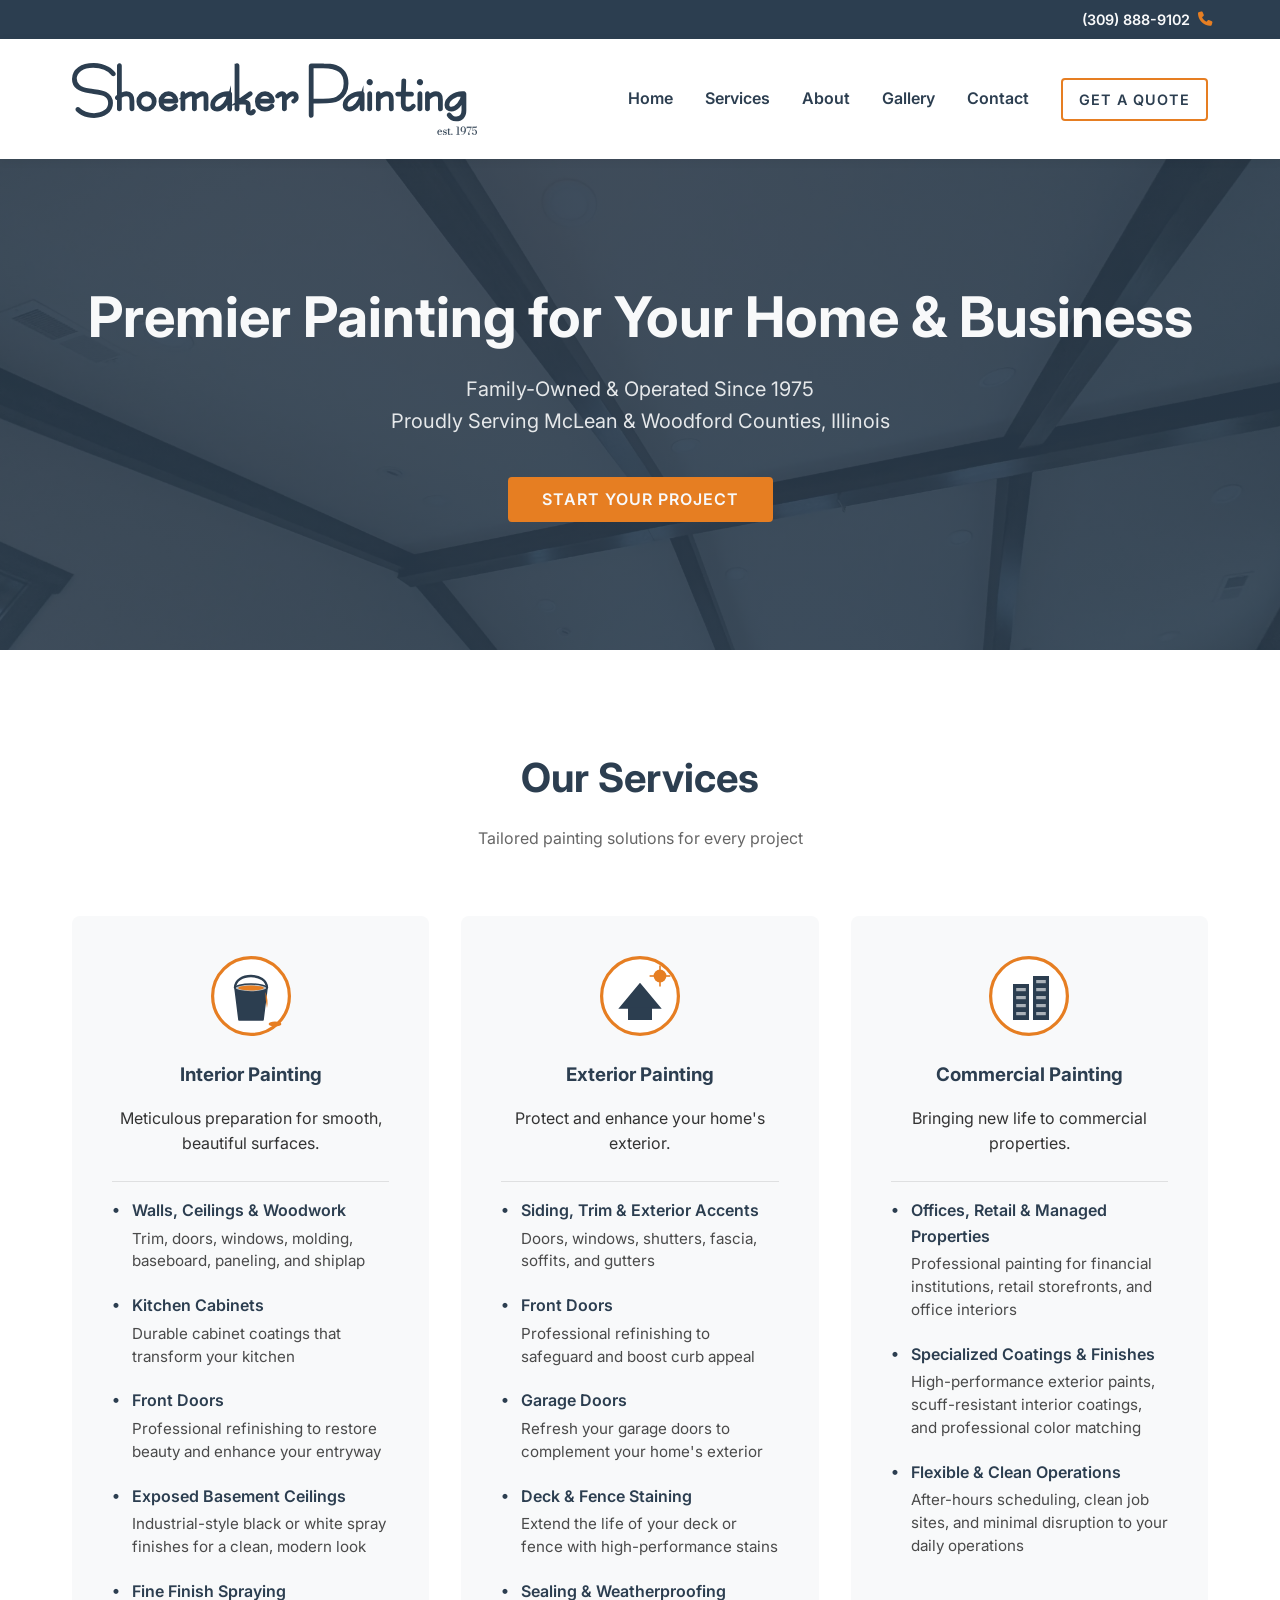
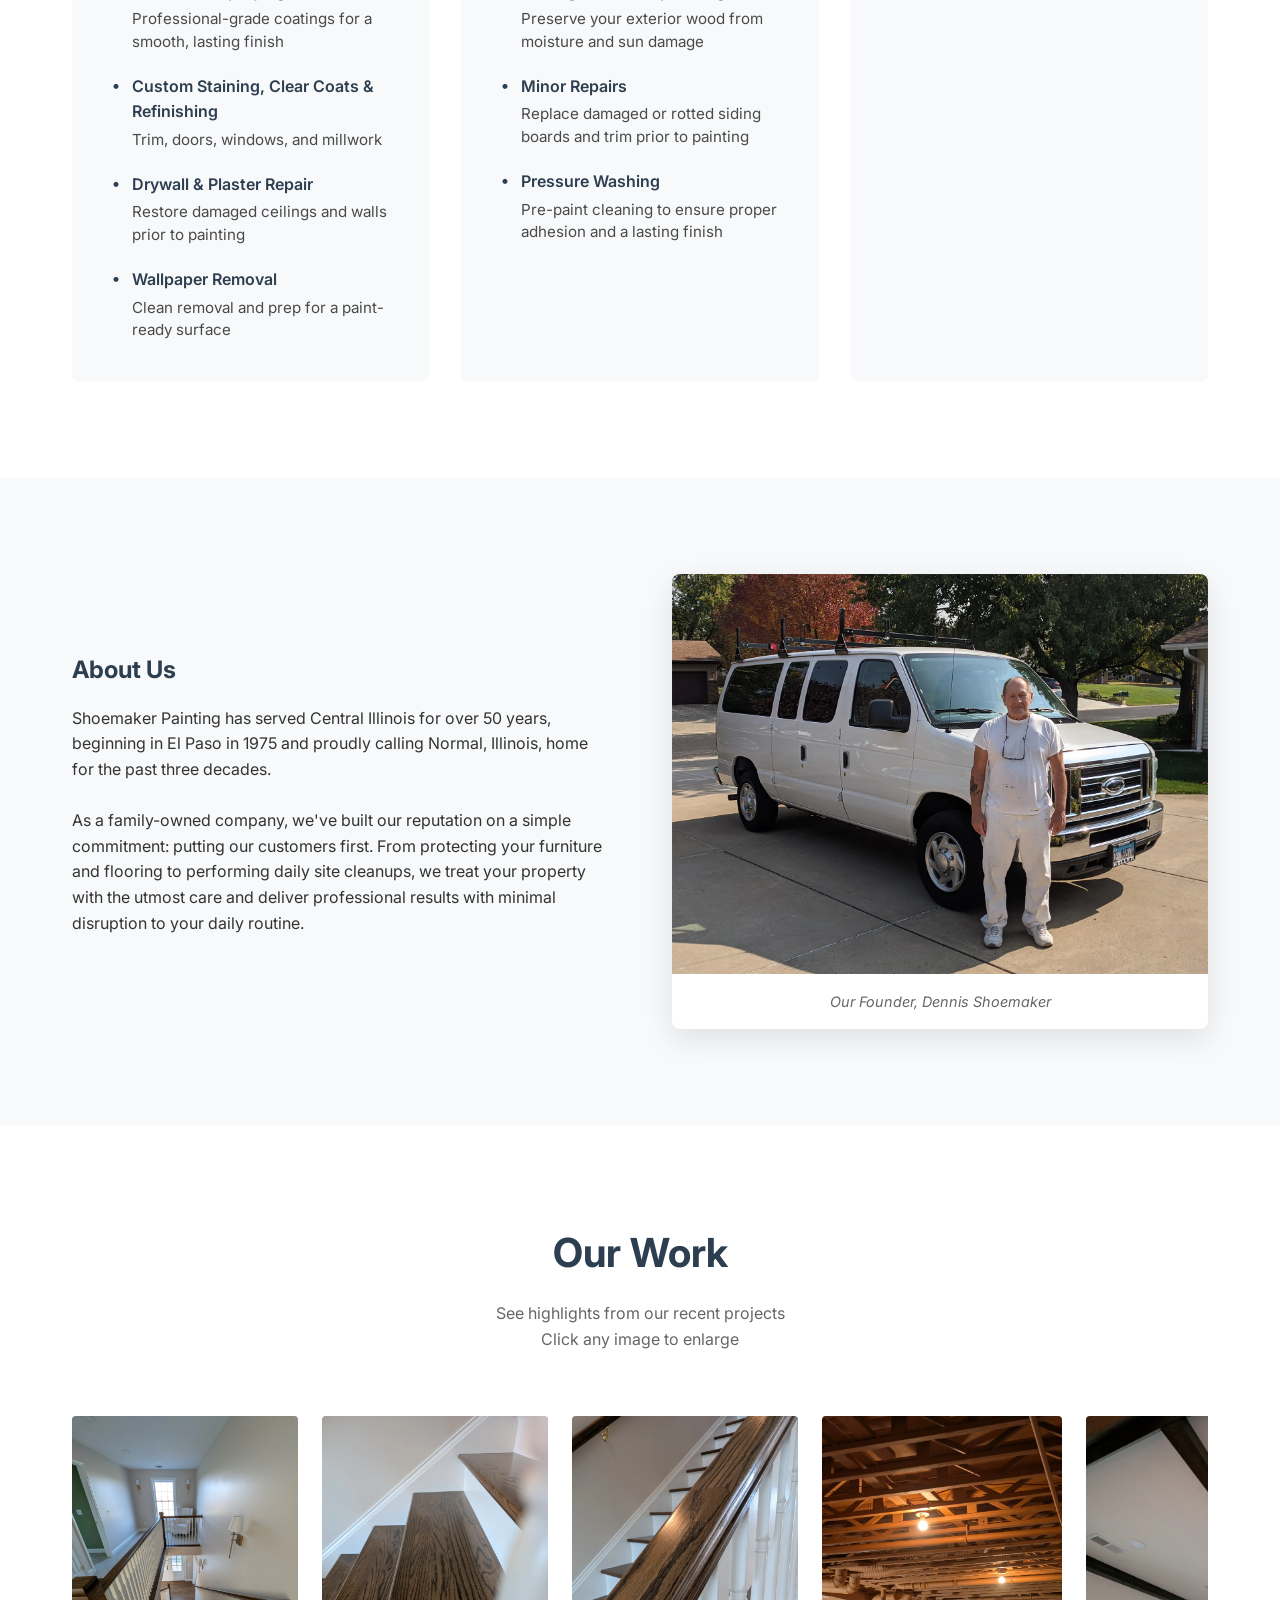
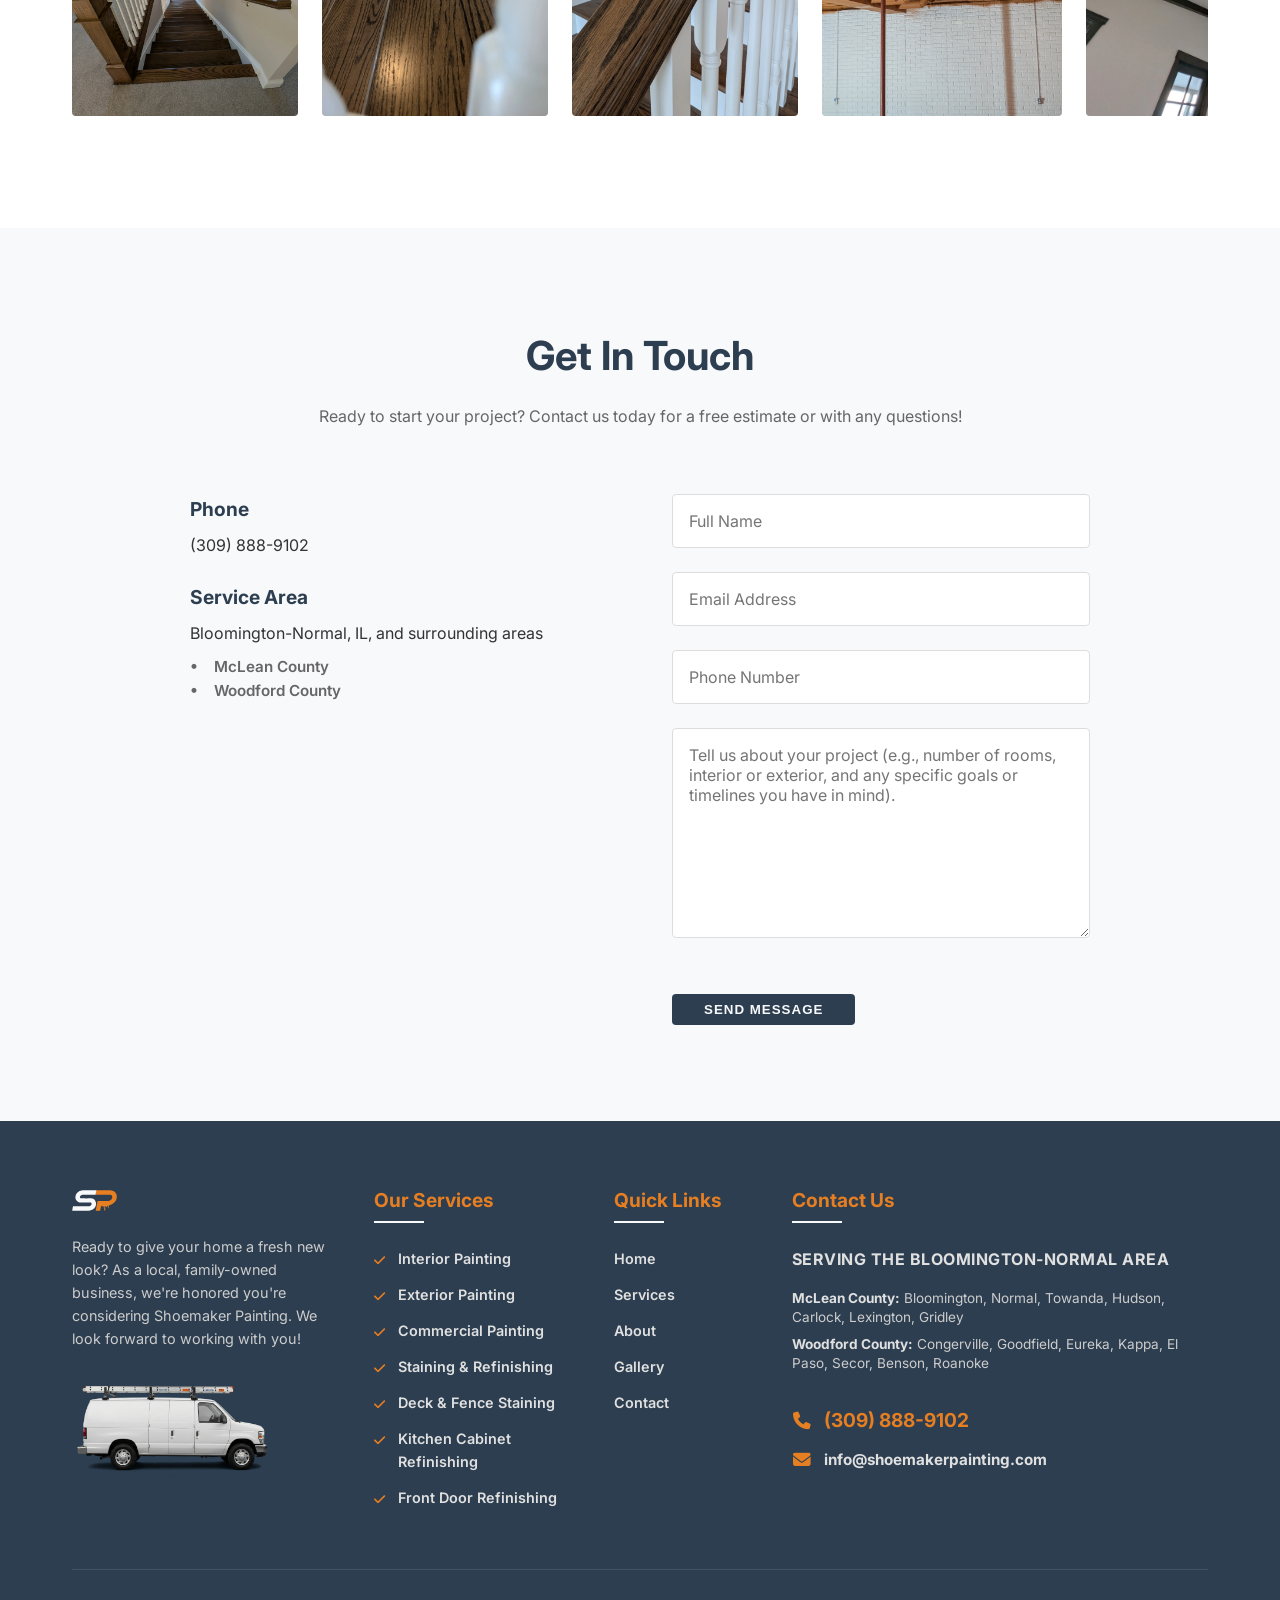
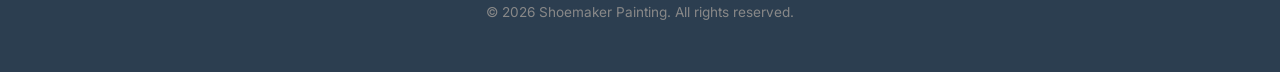
<file: index.html>
<!DOCTYPE html>
<html lang="en">

<head>
    <meta charset="UTF-8">
    <meta name="viewport" content="width=device-width, initial-scale=1.0">
    <meta name="theme-color" content="#2C3E50">

    <title>Shoemaker Painting | Professional Painting Services</title>
    <link rel="canonical" href="https://shoemakerpainting.com/">
    <meta name="description"
        content="Professional residential and commercial painting in Bloomington-Normal, Illinois. Family-owned and operated since 1975. Contact us today for a free estimate!">

    <meta property="og:site_name" content="Shoemaker Painting">
    <meta property="og:title" content="Shoemaker Painting | Professional Painting Services">
    <meta property="og:description"
        content="Professional residential and commercial painting in Bloomington-Normal, Illinois. Family-owned and operated since 1975. Contact us today for a free estimate!">
    <meta property="og:url" content="https://shoemakerpainting.com/">
    <meta property="og:type" content="website">
    <meta property="og:image" content="https://shoemakerpainting.com/images/shoemaker-painting-staining-normal-il.jpg">
    <meta property="og:image:alt"
        content="Stained oak staircase handrail with white spindles by Shoemaker Painting in Normal, IL">
    <meta property="og:image:width" content="1200">
    <meta property="og:image:height" content="1200">

    <meta name="twitter:card" content="summary_large_image">
    <meta name="twitter:title" content="Shoemaker Painting | Professional Painting Services">
    <meta name="twitter:description"
        content="Professional residential and commercial painting in Bloomington-Normal, Illinois. Family-owned and operated since 1975. Contact us today for a free estimate!">
    <meta name="twitter:image" content="https://shoemakerpainting.com/images/shoemaker-painting-staining-normal-il.jpg">



    <link rel="icon" type="image/svg+xml" href="images/favicon.svg">
    <link rel="apple-touch-icon" href="images/favicon-180.png">
    <link rel="icon" type="image/png" href="images/favicon-32.png" sizes="32x32">

    <link rel="preconnect" href="https://fonts.googleapis.com">
    <link rel="preconnect" href="https://fonts.gstatic.com" crossorigin>
    <link rel="preload" as="image" href="images/bg.webp">
    <link href="https://fonts.googleapis.com/css2?family=Inter:wght@400;600;700&display=swap" rel="stylesheet">
    <link rel="stylesheet" href="https://cdnjs.cloudflare.com/ajax/libs/font-awesome/6.4.0/css/all.min.css">
    <link rel="stylesheet" href="style.css">

    <script src="script.js" defer></script>

    <script type="application/ld+json">
    {
        "@context": "https://schema.org",
        "@graph": [
            {
                "@type": "WebSite",
                "@id": "https://shoemakerpainting.com/#website",
                "url": "https://shoemakerpainting.com/",
                "name": "Shoemaker Painting",
                "alternateName": "Dennis Shoemaker Painting",
                "publisher": { "@id": "https://shoemakerpainting.com/#organization" }
            },
            {
                "@type": ["HomeAndConstructionBusiness", "Painter"],
                "@id": "https://shoemakerpainting.com/#organization",
                "name": "Shoemaker Painting",
                "url": "https://shoemakerpainting.com/",
				"hasMap": "https://www.google.com/maps?cid=9265658839679593526",
                "sameAs": [
                    "https://www.google.com/maps?cid=9265658839679593526"
                ],
                "telephone": "+13098889102",
                "priceRange": "$$",
                "foundingDate": "1975",
                "logo": "https://shoemakerpainting.com/images/icon.svg",
                "image": "https://shoemakerpainting.com/images/shoemaker-painting-staining-normal-il.jpg",
                "description": "Professional residential and commercial painting in Bloomington-Normal, Illinois. Family-owned and operated since 1975. Contact us today for a free estimate!",
                "address": {
                    "@type": "PostalAddress",
                    "addressLocality": "Normal",
                    "addressRegion": "IL",
                    "addressCountry": "US"
                },
                "areaServed": [
                    { "@type": "City", "name": "Bloomington, IL", "@id": "https://www.wikidata.org/wiki/Q285329" },
                    { "@type": "City", "name": "Normal, IL", "@id": "https://www.wikidata.org/wiki/Q1000216" },
                    { "@type": "City", "name": "Eureka, IL", "@id": "https://www.wikidata.org/wiki/Q574465" },
                    { "@type": "City", "name": "El Paso, IL", "@id": "https://www.wikidata.org/wiki/Q575510" },
                    { "@type": "AdministrativeArea", "name": "McLean County, IL", "@id": "https://www.wikidata.org/wiki/Q110255" },
                    { "@type": "AdministrativeArea", "name": "Woodford County, IL", "@id": "https://www.wikidata.org/wiki/Q115617" }
                ],
                "openingHoursSpecification": [
                    {
                        "@type": "OpeningHoursSpecification",
                        "dayOfWeek": ["Monday", "Tuesday", "Wednesday", "Thursday", "Friday"],
                        "opens": "08:00",
                        "closes": "16:00"
                    }
                ],
                "hasOfferCatalog": {
                    "@type": "OfferCatalog",
                    "name": "Painting Services",
                    "itemListElement": [
                        {
                            "@type": "Service",
                            "name": "Interior Painting",
                            "description": "Meticulous preparation for smooth, beautiful surfaces."
                        },
                        {
                            "@type": "Service",
                            "name": "Exterior Painting",
                            "description": "Protect and enhance your home's exterior."
                        },
                        {
                            "@type": "Service",
                            "name": "Commercial Painting",
                            "description": "Professional painting services for commercial properties throughout Central Illinois."
                        },
                        {
                            "@type": "Service",
                            "name": "Custom Staining, Clear Coats & Refinishing",
                            "description": "Expert staining services for trim and millwork."
                        },
                        {
                            "@type": "Service",
                            "name": "Deck & Fence Staining",
                            "description": "Extend the life of your deck or fence with high-performance stains."
                        },
                        {
                            "@type": "Service",
                            "name": "Kitchen Cabinet Painting",
                            "description": "Durable cabinet coatings that transform your kitchen."
                        },
                        {
                            "@type": "Service",
                            "name": "Front Door Painting & Refinishing",
                            "description": "Premium coatings to safeguard and boost curb appeal."
                        }
                    ]
                }
            }
        ]
    }
    </script>
</head>

<body>
    <div class="top-bar">
        <div class="container">
            <div class="top-bar-content">
                <a href="tel:+13098889102" class="top-bar-phone">
                    (309) 888-9102 <i class="fas fa-phone"></i></a>
            </div>
        </div>
    </div>
    <header>
        <div class="container">
            <nav>
                <a href="#home" class="logo-link">
                    <img src="images/logo.svg"
                        alt="Shoemaker Painting - Professional Painting Services in Central Illinois" class="logo-img"
                        width="327" height="58">
                </a>

                <div class="mobile-actions">
                    <a href="#contact" class="btn btn-outline btn-mobile-message">GET A QUOTE</a>
                    <div class="menu-toggle" id="mobile-menu" role="button" aria-label="Toggle navigation menu"
                        aria-expanded="false" tabindex="0">
                        <span>&#9776;</span>
                    </div>
                </div>

                <ul class="nav-links">
                    <li><a href="#home">Home</a></li>
                    <li><a href="#services">Services</a></li>
                    <li><a href="#about">About</a></li>
                    <li><a href="#gallery">Gallery</a></li>
                    <li><a href="#contact">Contact</a></li>
                    <li class="desktop-message-btn">
                        <a href="#contact" class="btn btn-outline">GET A QUOTE</a>
                    </li>
                </ul>
            </nav>
        </div>
    </header>

    <!-- Persistent Call Button -->
    <a href="tel:+13098889102" class="floating-call-btn" aria-label="Call Now">
        <i class="fas fa-phone"></i>
    </a>

    <section id="home" class="hero">
        <div class="container">
            <h1>Premier Painting for Your Home &amp; Business</h1>
            <p>Family-Owned &amp; Operated Since 1975<br>
                Proudly Serving McLean &amp; Woodford Counties, Illinois</p>
            <a href="#contact" class="btn btn-primary">Start Your Project</a>
        </div>
    </section>

    <section id="services" class="services">
        <div class="container">
            <div class="section-header">
                <h2>Our Services</h2>
                <p>Tailored painting solutions for every project</p>
            </div>
            <div class="services-grid">
                <div class="service-card" id="interior">
                    <div class="service-icon">
                        <img src="images/services/interior.svg" alt="Interior Painting Icon" width="100" height="100"
                            loading="lazy">
                    </div>
                    <h3>Interior Painting</h3>
                    <p>Meticulous preparation for smooth, beautiful surfaces.</p>
                    <div class="service-list-container">
                        <dl class="service-list">
                            <dt>Walls, Ceilings &amp; Woodwork</dt>
                            <dd>Trim, doors, windows, molding, baseboard, paneling, and shiplap</dd>
                            <dt id="cabinets">Kitchen Cabinets</dt>
                            <dd>Durable cabinet coatings that transform your kitchen</dd>
                            <dt id="front-doors">Front Doors</dt>
                            <dd>Professional refinishing to restore beauty and enhance your entryway</dd>
                            <dt>Exposed Basement Ceilings</dt>
                            <dd>Industrial-style black or white spray finishes for a clean, modern look</dd>
                            <dt>Fine Finish Spraying</dt>
                            <dd>Professional-grade coatings for a smooth, lasting finish</dd>
                            <dt id="staining">Custom Staining, Clear Coats &amp; Refinishing</dt>
                            <dd>Trim, doors, windows, and millwork</dd>
                            <dt>Drywall &amp; Plaster Repair</dt>
                            <dd>Restore damaged ceilings and walls prior to painting</dd>
                            <dt>Wallpaper Removal</dt>
                            <dd>Clean removal and prep for a paint-ready surface</dd>
                        </dl>
                    </div>
                </div>
                <div class="service-card" id="exterior">
                    <div class="service-icon">
                        <img src="images/services/exterior.svg" alt="Exterior Painting Icon" width="100" height="100"
                            loading="lazy">
                    </div>
                    <h3>Exterior Painting</h3>
                    <p>Protect and enhance your home's exterior.
                    </p>
                    <div class="service-list-container">
                        <dl class="service-list">
                            <dt>Siding, Trim &amp; Exterior Accents</dt>
                            <dd>Doors, windows, shutters, fascia, soffits, and gutters</dd>
                            <dt>Front Doors</dt>
                            <dd>Professional refinishing to safeguard and boost curb appeal</dd>
                            <dt>Garage Doors</dt>
                            <dd>Refresh your garage doors to complement your home's exterior</dd>
                            <dt id="deck-fence">Deck &amp; Fence Staining</dt>
                            <dd>Extend the life of your deck or fence with high-performance stains</dd>
                            <dt>Sealing &amp; Weatherproofing</dt>
                            <dd>Preserve your exterior wood from moisture and sun damage</dd>
                            <dt>Minor Repairs</dt>
                            <dd>Replace damaged or rotted siding boards and trim prior to painting</dd>
                            <dt>Pressure Washing</dt>
                            <dd>Pre-paint cleaning to ensure proper adhesion and a lasting finish</dd>
                        </dl>
                    </div>
                </div>
                <div class="service-card" id="commercial">
                    <div class="service-icon">
                        <img src="images/services/commercial.svg" alt="Commercial Painting Icon" width="100"
                            height="100" loading="lazy">
                    </div>
                    <h3>Commercial Painting</h3>
                    <p>Bringing new life to commercial properties.</p>
                    <div class="service-list-container">
                        <dl class="service-list">
                            <dt>Offices, Retail &amp; Managed Properties</dt>
                            <dd>Professional painting for financial institutions, retail storefronts, and office
                                interiors</dd>
                            <dt>Specialized Coatings &amp; Finishes</dt>
                            <dd>High-performance exterior paints, scuff-resistant interior coatings, and professional
                                color matching</dd>
                            <dt>Flexible &amp; Clean Operations</dt>
                            <dd>After-hours scheduling, clean job sites, and minimal disruption to your daily operations
                            </dd>
                        </dl>
                    </div>
                </div>
            </div>
        </div>
    </section>

    <section id="about" class="about">
        <div class="container">
            <div class="about-content">
                <div class="about-text">
                    <h2>About Us</h2>
                    <p>Shoemaker Painting has served Central Illinois for over 50 years, beginning in El Paso in 1975
                        and proudly calling Normal, Illinois, home for the past three decades.
                        <br><br>
                        As a family-owned company, we've built our reputation on a simple commitment: putting our
                        customers first. From protecting your furniture and flooring to performing daily site cleanups,
                        we treat your property with the utmost care and deliver professional results with minimal
                        disruption to your daily routine.
                    </p>
                </div>

                <div class="about-image">
                    <img src="images/about.webp" alt="About Shoemaker Painting" title="Dennis Shoemaker" width="1600"
                        height="1193" loading="lazy">
                    <p class="about-image-caption">Our Founder, Dennis Shoemaker</p>
                </div>
            </div>
        </div>
    </section>

    <section id="gallery" class="gallery">
        <div class="container">
            <div class="section-header">
                <h2>Our Work</h2>
                <p>See highlights from our recent projects
                    <br>Click any image to enlarge
                </p>
            </div>
            <div class="gallery-wrapper">
                <div class="scroll-area left"></div>
                <div class="gallery-grid">
                    <div class="gallery-item"><img src="images/gallery/gallery_01.webp" alt="Gallery Image 1"
                            loading="lazy"></div>
                    <div class="gallery-item"><img src="images/gallery/gallery_02.webp" alt="Gallery Image 2"
                            loading="lazy"></div>
                    <div class="gallery-item"><img src="images/gallery/gallery_03.webp" alt="Gallery Image 3"
                            loading="lazy"></div>
                    <div class="gallery-item"><img src="images/gallery/gallery_04.webp" alt="Gallery Image 4"
                            loading="lazy"></div>
                    <div class="gallery-item"><img src="images/gallery/gallery_05.webp" alt="Gallery Image 5"
                            loading="lazy"></div>
                    <div class="gallery-item"><img src="images/gallery/gallery_06.webp" alt="Gallery Image 6"
                            loading="lazy"></div>
                    <div class="gallery-item"><img src="images/gallery/gallery_07.webp" alt="Gallery Image 7"
                            loading="lazy"></div>
                    <div class="gallery-item"><img src="images/gallery/gallery_08.webp" alt="Gallery Image 8"
                            loading="lazy"></div>
                    <div class="gallery-item"><img src="images/gallery/gallery_09.webp" alt="Gallery Image 9"
                            loading="lazy"></div>
                    <div class="gallery-item"><img src="images/gallery/gallery_010.webp" alt="Gallery Image 10"
                            loading="lazy"></div>
                    <div class="gallery-item"><img src="images/gallery/gallery_011.webp" alt="Gallery Image 11"
                            loading="lazy"></div>
                    <div class="gallery-item"><img src="images/gallery/gallery_012.webp" alt="Gallery Image 12"
                            loading="lazy"></div>
                </div>
                <div class="scroll-area right"></div>
            </div>
        </div>
    </section>

    <section id="contact" class="contact">
        <div class="container">
            <div class="section-header">
                <h2>Get In Touch</h2>
                <p>Ready to start your project? Contact us today for a free estimate or with any questions!</p>
            </div>
            <div class="contact-container">
                <div class="contact-info">
                    <div>
                        <h3>Phone</h3>
                        <p><a href="tel:+13098889102">(309) 888-9102</a></p>
                    </div>
                    <div>
                        <h3>Service Area</h3>
                        <p>Bloomington-Normal, IL, and surrounding areas</p>
                        <ul class="location-areas-dark">
                            <li>McLean County</li>
                            <li>Woodford County</li>
                        </ul>

                    </div>
                </div>
                <form class="contact-form" action="https://api.web3forms.com/submit" method="POST" id="form">
                    <input type="hidden" name="access_key" value="b9a448a4-fd8c-4ebf-8d6e-56b4ec3b4410">
                    <input type="hidden" name="subject" value="New Message from shoemakerpainting.com" />
                    <div class="form-group">
                        <input type="text" name="name" id="name" placeholder="Full Name" required>
                    </div>
                    <div class="form-group">
                        <input type="email" name="email" id="email" placeholder="Email Address" required>
                    </div>
                    <div class="form-group">
                        <input type="tel" name="phone" id="phone" placeholder="Phone Number" required>
                    </div>
                    <div class="form-group">
                        <textarea name="message" id="message"
                            placeholder="Tell us about your project (e.g., number of rooms, interior or exterior, and any specific goals or timelines you have in mind)."
                            maxlength="2000" required></textarea>
                    </div>
                    <div class="h-captcha" data-captcha="true"></div>
                    <button type="submit" class="btn btn-submit">Send Message</button>
                    <span id="form-success-message">Message sent!</span>
                    <span id="form-error-message"></span>
                </form>
            </div>
        </div>
    </section>

    <footer>
        <div class="container">
            <div class="footer-content">
                <!-- Brand Section -->
                <div class="footer-section brand">
                    <div class="footer-brand-header">
                        <img src="images/icon.svg" alt="Shoemaker Painting Logo"
                            title="Shoemaker Painting | Bloomington-Normal, IL" class="footer-logo" width="600"
                            height="288">
                    </div>
                    <p>Ready to give your home a fresh new look? As a local, family-owned business, we're honored you're
                        considering Shoemaker Painting. We look forward to working with you!</p>
                    <img src="images/van.webp"
                        alt="Shoemaker Painting professional work van with ladder rack in Normal, IL"
                        title="Serving McLean & Woodford Counties since 1975" class="footer-van-img" width="1408"
                        height="768" loading="lazy">
                </div>

                <!-- Services -->
                <div class="footer-section services-footer">
                    <h3>Our Services</h3>
                    <ul>
                        <li><a href="#interior">Interior Painting</a></li>
                        <li><a href="#exterior">Exterior Painting</a></li>
                        <li><a href="#commercial">Commercial Painting</a></li>
                        <li><a href="#staining">Staining &amp; Refinishing</a></li>
                        <li><a href="#deck-fence">Deck &amp; Fence Staining</a></li>
                        <li><a href="#cabinets">Kitchen Cabinet Refinishing</a></li>
                        <li><a href="#front-doors">Front Door Refinishing</a></li>
                    </ul>
                </div>

                <!-- Quick Links -->
                <div class="footer-section links">
                    <h3>Quick Links</h3>
                    <ul>
                        <li><a href="#home">Home</a></li>
                        <li><a href="#services">Services</a></li>
                        <li><a href="#about">About</a></li>
                        <li><a href="#gallery">Gallery</a></li>
                        <li><a href="#contact">Contact</a></li>
                    </ul>
                </div>

                <!-- Contact Info -->
                <div class="footer-section contact-info-footer">
                    <h3>Contact Us</h3>
                    <div class="footer-serving-area">
                        <h4 class="serving-title">SERVING THE BLOOMINGTON-NORMAL AREA</h4>
                        <div class="county-list">
                            <p><strong>McLean County:</strong> Bloomington, Normal, Towanda, Hudson, Carlock, Lexington,
                                Gridley</p>
                            <p><strong>Woodford County:</strong> Congerville, Goodfield, Eureka, Kappa, El Paso, Secor,
                                Benson, Roanoke</p>
                        </div>
                    </div>
                    <div class="footer-contact-methods">
                        <p class="contact-method">
                            <i class="fas fa-phone"></i><strong><a href="tel:+13098889102" class="phone-link">(309)
                                    888-9102</a></strong>
                        </p>
                        <p class="contact-method">
                            <i class="fas fa-envelope"></i><strong><a
                                    href="mailto:info@shoemakerpainting.com">info@shoemakerpainting.com</a></strong>
                        </p>
                    </div>
                </div>

                <!-- Social Media
                <div class="footer-section social">
                    <h3>Follow Us</h3>
                    <div class="social-icons">
                        <a href="#" aria-label="Instagram"><i class="fab fa-instagram"></i></a>
                    </div>
                </div>-->
            </div>

            <div class="footer-bottom">
                <p>&copy; <span id="copyright-year"></span> Shoemaker Painting. All rights reserved.</p>
            </div>
        </div>
    </footer>

    <!-- Lightbox Modal -->
    <div id="lightbox" class="lightbox">
        <span class="close-lightbox">&times;</span>
        <button class="lightbox-prev" id="lightbox-prev">&#10094;</button>
        <button class="lightbox-next" id="lightbox-next">&#10095;</button>
        <img class="lightbox-content" id="lightbox-img" alt="">
    </div>
    <script src="https://web3forms.com/client/script.js" async defer></script>
</body>

</html>
</file>
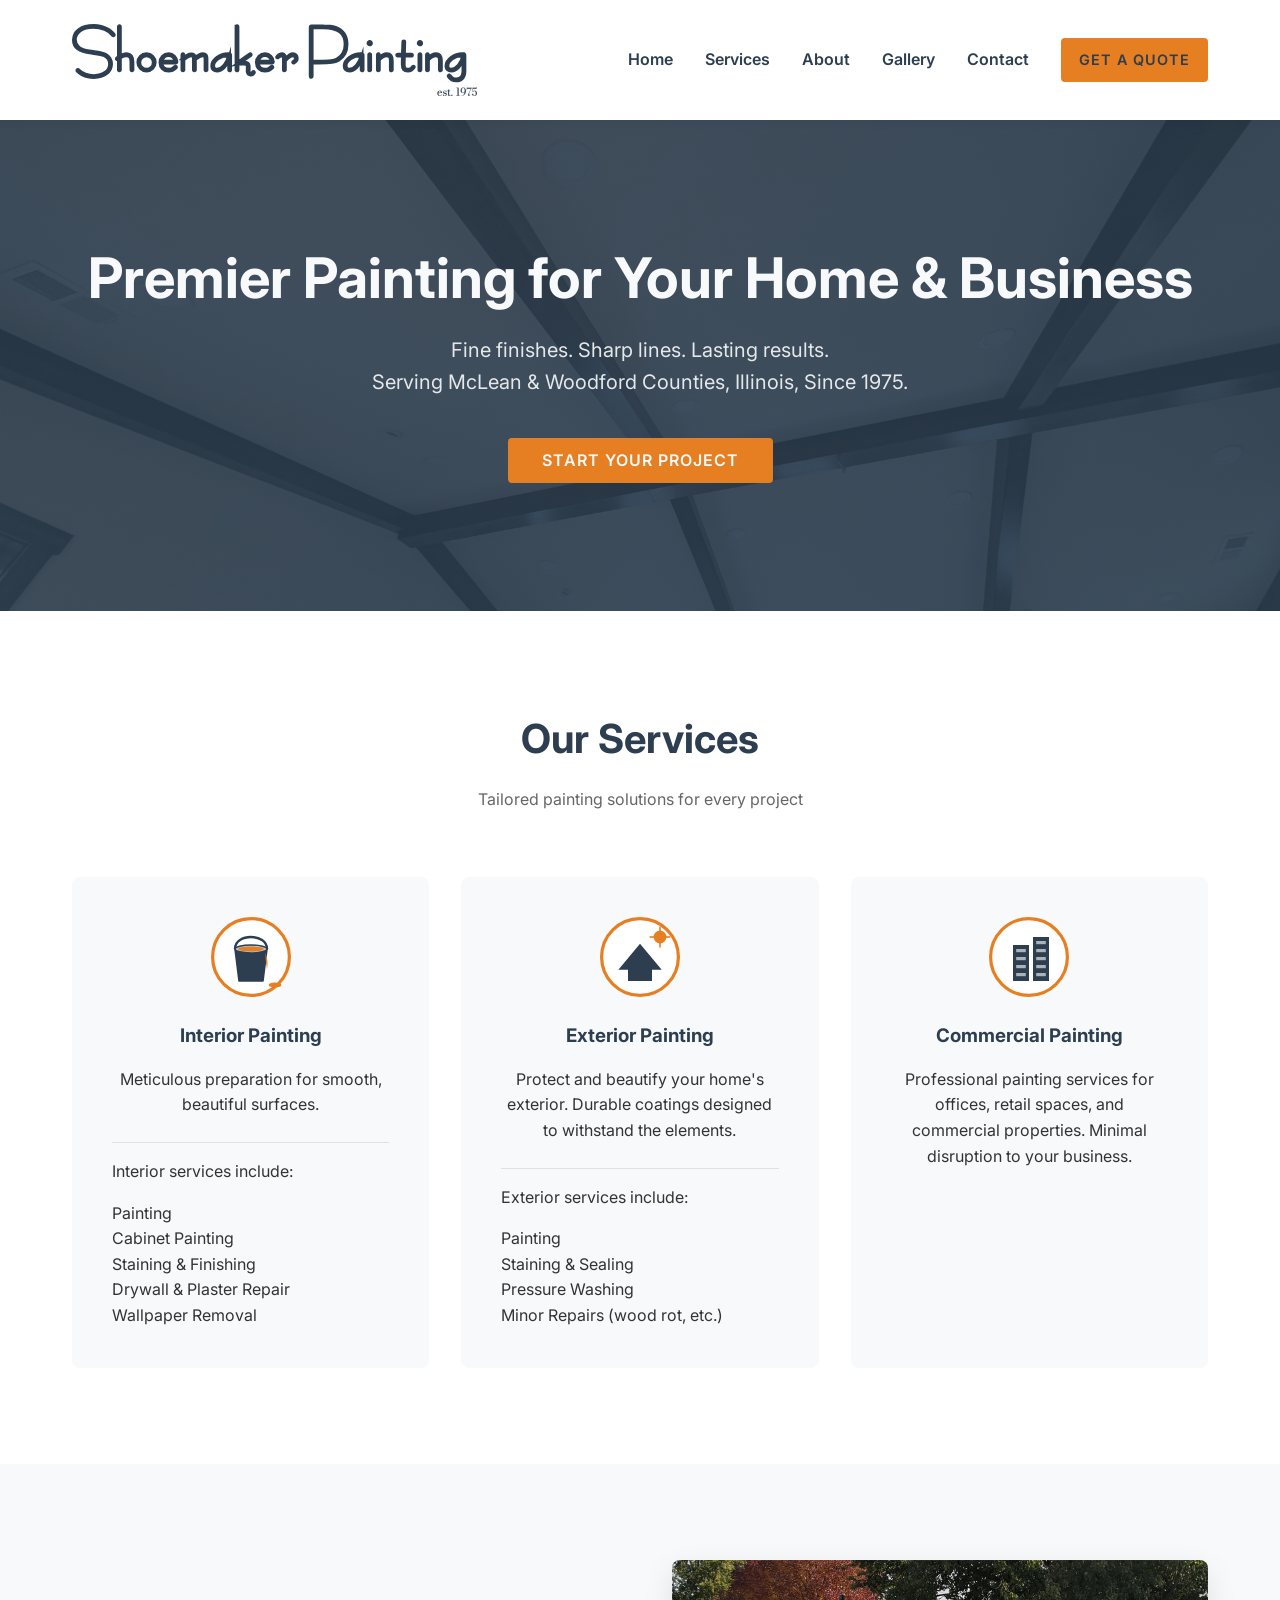
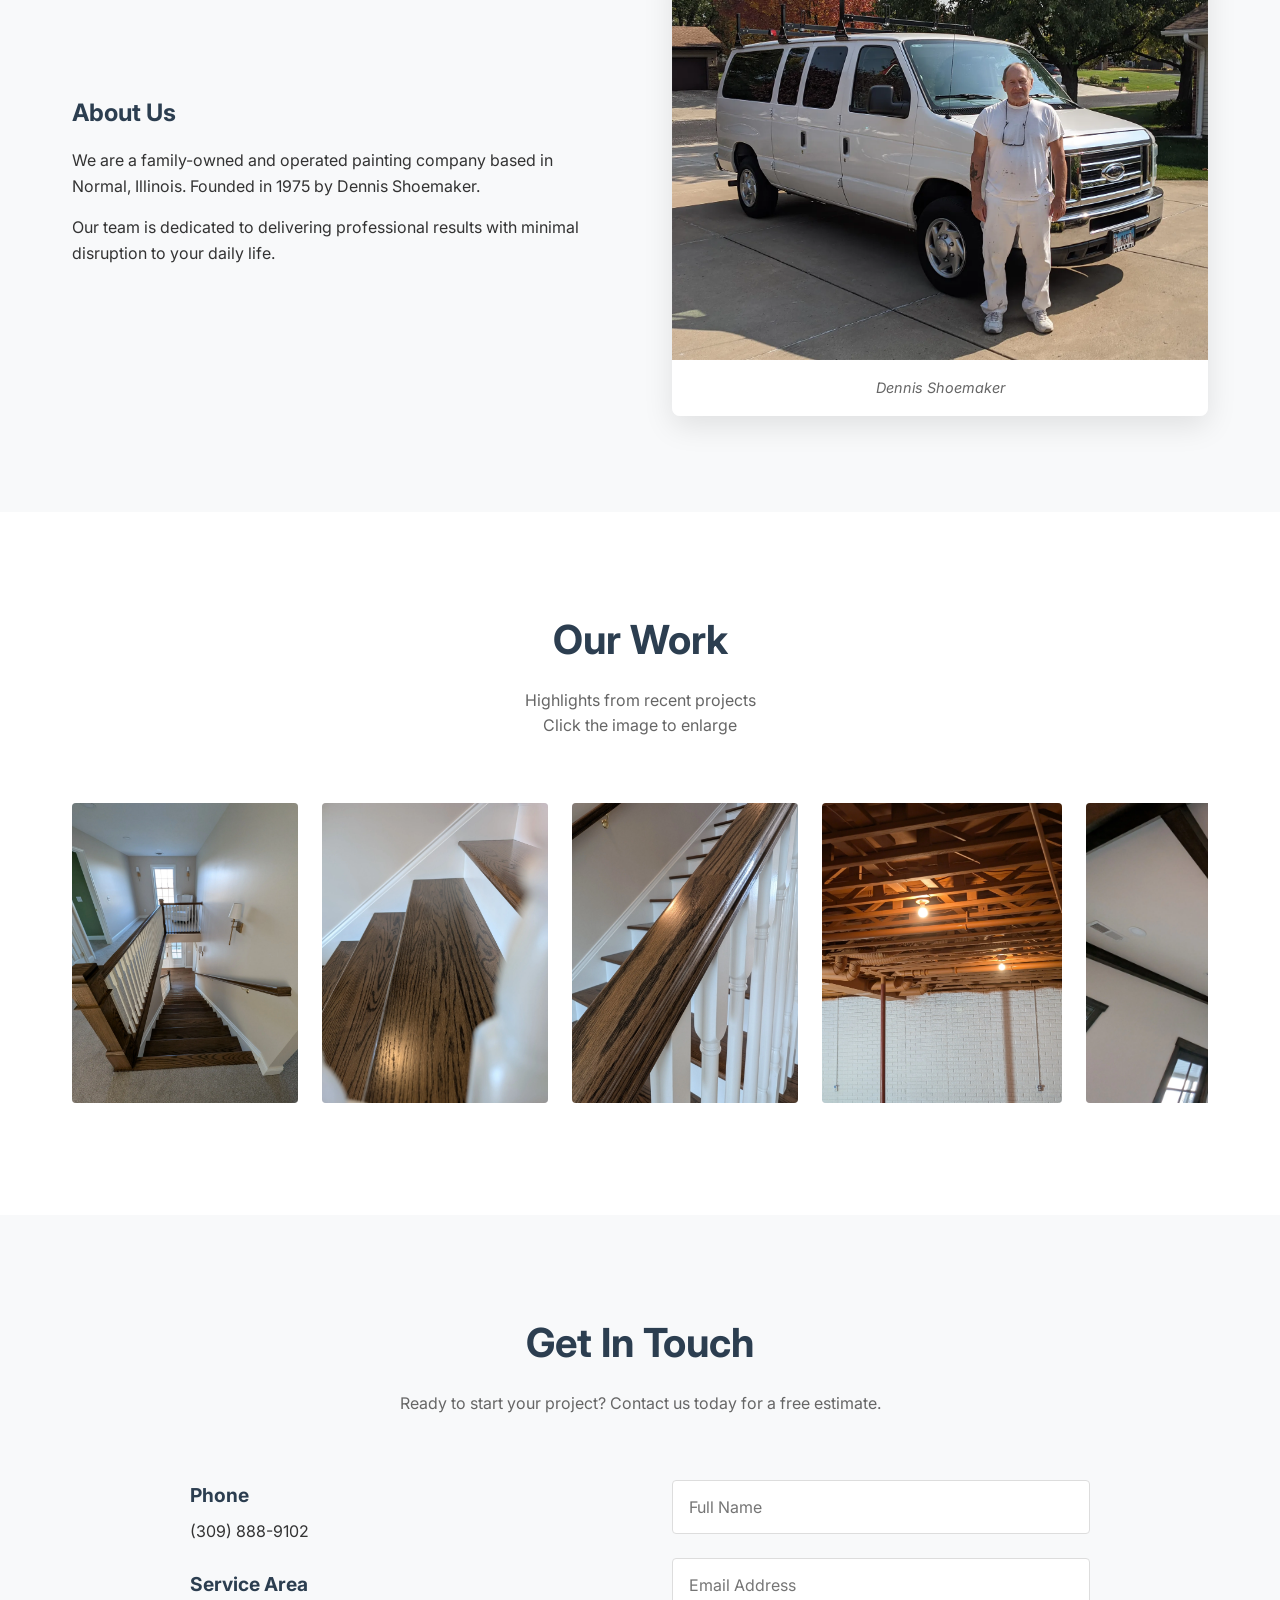
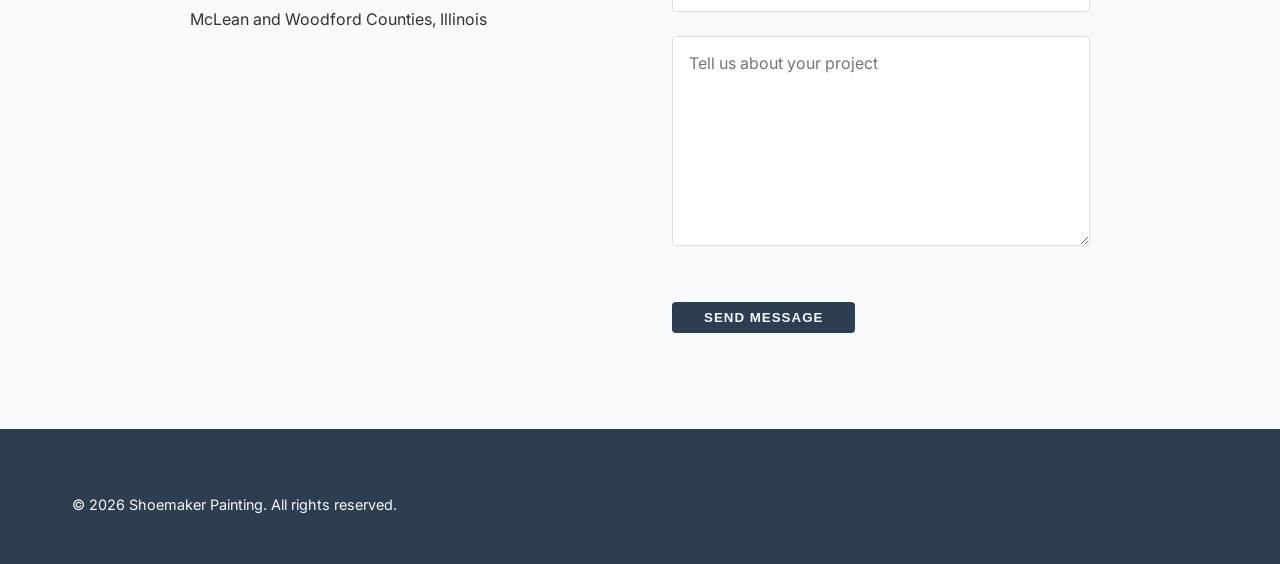
<file: indexb.html>
<!DOCTYPE html>
<html lang="en">

<head>
    <meta charset="UTF-8">
    <meta name="viewport" content="width=device-width, initial-scale=1.0">
    <title>Shoemaker Painting | Professional Painting Services</title>
    <link rel="icon" type="image/svg+xml" href="images/favicon.svg">
    <meta name="description"
        content="Professional interior and exterior painting services. Serving McLean and Woodford Counties, Illinois">
    <link rel="preconnect" href="https://fonts.googleapis.com">
    <link rel="preconnect" href="https://fonts.gstatic.com" crossorigin>
    <link href="https://fonts.googleapis.com/css2?family=Inter:wght@400;600;700&display=swap" rel="stylesheet">
    <link href="https://fonts.googleapis.com/css2?family=Dancing+Script:wght@700&display=swap" rel="stylesheet">
    <link rel="stylesheet" href="style.css">
    <script src="script.js" defer></script>
</head>

<body>
    <header>
        <div class="container">
            <nav>
                <a href="#home" class="logo-link">
                    <img src="images/logo.svg" alt="Shoemaker Painting" class="logo-img">
                </a>
                <div class="menu-toggle" id="mobile-menu">
                    <span>&#9776;</span>
                </div>
                <ul class="nav-links">
                    <li><a href="#home">Home</a></li>
                    <li><a href="#services">Services</a></li>
                    <li><a href="#about">About</a></li>
                    <li><a href="#gallery">Gallery</a></li>
                    <li><a href="#contact">Contact</a></li>
                    <li><a href="#contact" class="btn btn-primary" style="padding: 0.5rem 1rem; font-size: 0.9rem;">Get
                            a Quote</a></li>
                </ul>
            </nav>
        </div>
    </header>

    <section id="home" class="hero">
        <div class="container">
            <h1>Premier Painting for Your Home & Business</h1>
            <p>Fine finishes. Sharp lines. Lasting results.<br>
                Serving McLean & Woodford Counties, Illinois, Since 1975.</p>
            <a href="#contact" class="btn btn-primary">Start Your Project</a>
        </div>
    </section>

    <section id="services" class="services">
        <div class="container">
            <div class="section-header">
                <h2>Our Services</h2>
                <p>Tailored painting solutions for every project</p>
            </div>
            <div class="services-grid">
                <div class="service-card">
                    <div class="service-icon">
                        <img src="images/services/interior.svg" alt="Interior Painting Icon">
                    </div>
                    <h3>Interior Painting</h3>
                    <p>Meticulous preparation for smooth, beautiful surfaces.</p>
                    <div class="service-list-container">
                        <p>Interior services include:</p>
                        <ul class="service-list">
                            <li>Painting</li>
                            <li>Cabinet Painting</li>
                            <li>Staining & Finishing</li>
                            <li>Drywall & Plaster Repair</li>
                            <li>Wallpaper Removal</li>
                        </ul>
                    </div>
                </div>
                <div class="service-card">
                    <div class="service-icon">
                        <img src="images/services/exterior.svg" alt="Exterior Painting Icon">
                    </div>
                    <h3>Exterior Painting</h3>
                    <p>Protect and beautify your home's exterior. Durable coatings designed to withstand the elements.
                    </p>
                    <div class="service-list-container">
                        <p>Exterior services include:</p>
                        <ul class="service-list">
                            <li>Painting</li>
                            <li>Staining & Sealing</li>
                            <li>Pressure Washing</li>
                            <li>Minor Repairs (wood rot, etc.)</li>
                        </ul>
                    </div>
                </div>
                <div class="service-card">
                    <div class="service-icon">
                        <img src="images/services/commercial.svg" alt="Commercial Painting Icon">
                    </div>
                    <h3>Commercial Painting</h3>
                    <p>Professional painting services for offices, retail spaces, and commercial properties. Minimal
                        disruption to your business.</p>
                </div>
            </div>
        </div>
    </section>

    <section id="about" class="about">
        <div class="container">
            <div class="about-content">
                <div class="about-text">
                    <h2>About Us</h2>
                    <p>We are a family-owned and operated painting company based in Normal, Illinois. Founded in 1975 by
                        Dennis Shoemaker.</p>
                    <p>Our team is dedicated to delivering professional results with minimal disruption to your daily
                        life.</p>
                </div>
                <!-- Placeholder for About Image -->
                <div class="about-image">
                    <img src="images/about.webp" alt="About Shoemaker Painting">
                    <p class="about-image-caption">Dennis Shoemaker</p>
                </div>
            </div>
        </div>
    </section>

    <section id="gallery" class="gallery">
        <div class="container">
            <div class="section-header">
                <h2>Our Work</h2>
                <p>Highlights from recent projects
                    <br>Click the image to enlarge
                </p>
            </div>
            <div class="gallery-grid">
                <div class="gallery-item"><img src="images/gallery/gallery_01.webp" alt="Gallery Image 1"></div>
                <div class="gallery-item"><img src="images/gallery/gallery_02.webp" alt="Gallery Image 2"></div>
                <div class="gallery-item"><img src="images/gallery/gallery_03.webp" alt="Gallery Image 3"></div>
                <div class="gallery-item"><img src="images/gallery/gallery_04.webp" alt="Gallery Image 4"></div>
                <div class="gallery-item"><img src="images/gallery/gallery_05.webp" alt="Gallery Image 5"></div>
                <div class="gallery-item"><img src="images/gallery/gallery_06.webp" alt="Gallery Image 6"></div>
                <div class="gallery-item"><img src="images/gallery/gallery_07.webp" alt="Gallery Image 7"></div>
                <div class="gallery-item"><img src="images/gallery/gallery_08.webp" alt="Gallery Image 8"></div>
                <div class="gallery-item"><img src="images/gallery/gallery_09.webp" alt="Gallery Image 9"></div>
                <div class="gallery-item"><img src="images/gallery/gallery_010.webp" alt="Gallery Image 10"></div>
                <div class="gallery-item"><img src="images/gallery/gallery_011.webp" alt="Gallery Image 11"></div>
                <div class="gallery-item"><img src="images/gallery/gallery_012.webp" alt="Gallery Image 12"></div>
                <div class="gallery-item"><img src="images/gallery/gallery_013.webp" alt="Gallery Image 13"></div>
                <div class="gallery-item"><img src="images/gallery/gallery_014.webp" alt="Gallery Image 14"></div>
                <div class="gallery-item"><img src="images/gallery/gallery_015.webp" alt="Gallery Image 15"></div>
                <div class="gallery-item"><img src="images/gallery/gallery_016.webp" alt="Gallery Image 16"></div>
                <div class="gallery-item"><img src="images/gallery/gallery_017.webp" alt="Gallery Image 17"></div>
                <div class="gallery-item"><img src="images/gallery/gallery_018.webp" alt="Gallery Image 18"></div>
                <div class="gallery-item"><img src="images/gallery/gallery_019.webp" alt="Gallery Image 19"></div>
                <div class="gallery-item"><img src="images/gallery/gallery_020.webp" alt="Gallery Image 20"></div>
                <div class="gallery-item"><img src="images/gallery/gallery_021.webp" alt="Gallery Image 21"></div>
                <div class="gallery-item"><img src="images/gallery/gallery_022.webp" alt="Gallery Image 22"></div>
                <div class="gallery-item"><img src="images/gallery/gallery_023.webp" alt="Gallery Image 23"></div>
                <div class="gallery-item"><img src="images/gallery/gallery_024.webp" alt="Gallery Image 24"></div>
                <div class="gallery-item"><img src="images/gallery/gallery_025.webp" alt="Gallery Image 25"></div>
                <div class="gallery-item"><img src="images/gallery/gallery_026.webp" alt="Gallery Image 26"></div>
                <div class="gallery-item"><img src="images/gallery/gallery_027.webp" alt="Gallery Image 27"></div>
                <div class="gallery-item"><img src="images/gallery/gallery_028.webp" alt="Gallery Image 28"></div>
                <div class="gallery-item"><img src="images/gallery/gallery_029.webp" alt="Gallery Image 29"></div>
                <div class="gallery-item"><img src="images/gallery/gallery_030.webp" alt="Gallery Image 30"></div>
                <div class="gallery-item"><img src="images/gallery/gallery_031.webp" alt="Gallery Image 31"></div>
                <div class="gallery-item"><img src="images/gallery/gallery_032.webp" alt="Gallery Image 32"></div>
                <div class="gallery-item"><img src="images/gallery/gallery_033.webp" alt="Gallery Image 33"></div>
                <div class="gallery-item"><img src="images/gallery/gallery_034.webp" alt="Gallery Image 34"></div>
                <div class="gallery-item"><img src="images/gallery/gallery_035.webp" alt="Gallery Image 35"></div>
                <div class="gallery-item"><img src="images/gallery/gallery_036.webp" alt="Gallery Image 36"></div>
                <div class="gallery-item"><img src="images/gallery/gallery_037.webp" alt="Gallery Image 37"></div>
                <div class="gallery-item"><img src="images/gallery/gallery_038.webp" alt="Gallery Image 38"></div>
                <div class="gallery-item"><img src="images/gallery/gallery_039.webp" alt="Gallery Image 39"></div>
                <div class="gallery-item"><img src="images/gallery/gallery_040.webp" alt="Gallery Image 40"></div>
                <div class="gallery-item"><img src="images/gallery/gallery_041.webp" alt="Gallery Image 41"></div>
                <div class="gallery-item"><img src="images/gallery/gallery_042.webp" alt="Gallery Image 42"></div>
                <div class="gallery-item"><img src="images/gallery/gallery_043.webp" alt="Gallery Image 43"></div>
                <div class="gallery-item"><img src="images/gallery/gallery_044.webp" alt="Gallery Image 44"></div>
                <div class="gallery-item"><img src="images/gallery/gallery_045.webp" alt="Gallery Image 45"></div>
                <div class="gallery-item"><img src="images/gallery/gallery_046.webp" alt="Gallery Image 46"></div>
                <div class="gallery-item"><img src="images/gallery/gallery_047.webp" alt="Gallery Image 47"></div>
                <div class="gallery-item"><img src="images/gallery/gallery_048.webp" alt="Gallery Image 48"></div>
                <div class="gallery-item"><img src="images/gallery/gallery_049.webp" alt="Gallery Image 49"></div>
                <div class="gallery-item"><img src="images/gallery/gallery_050.webp" alt="Gallery Image 50"></div>
                <div class="gallery-item"><img src="images/gallery/gallery_051.webp" alt="Gallery Image 51"></div>
                <div class="gallery-item"><img src="images/gallery/gallery_052.webp" alt="Gallery Image 52"></div>
                <div class="gallery-item"><img src="images/gallery/gallery_053.webp" alt="Gallery Image 53"></div>
                <div class="gallery-item"><img src="images/gallery/gallery_054.webp" alt="Gallery Image 54"></div>
                <div class="gallery-item"><img src="images/gallery/gallery_055.webp" alt="Gallery Image 55"></div>
                <div class="gallery-item"><img src="images/gallery/gallery_056.webp" alt="Gallery Image 56"></div>
                <div class="gallery-item"><img src="images/gallery/gallery_057.webp" alt="Gallery Image 57"></div>
                <div class="gallery-item"><img src="images/gallery/gallery_058.webp" alt="Gallery Image 58"></div>
                <div class="gallery-item"><img src="images/gallery/gallery_059.webp" alt="Gallery Image 59"></div>
                <div class="gallery-item"><img src="images/gallery/gallery_060.webp" alt="Gallery Image 60"></div>
                <div class="gallery-item"><img src="images/gallery/gallery_061.webp" alt="Gallery Image 61"></div>
                <div class="gallery-item"><img src="images/gallery/gallery_062.webp" alt="Gallery Image 62"></div>
                <div class="gallery-item"><img src="images/gallery/gallery_063.webp" alt="Gallery Image 63"></div>
                <div class="gallery-item"><img src="images/gallery/gallery_064.webp" alt="Gallery Image 64"></div>
                <div class="gallery-item"><img src="images/gallery/gallery_065.webp" alt="Gallery Image 65"></div>
                <div class="gallery-item"><img src="images/gallery/gallery_066.webp" alt="Gallery Image 66"></div>
                <div class="gallery-item"><img src="images/gallery/gallery_067.webp" alt="Gallery Image 67"></div>
                <div class="gallery-item"><img src="images/gallery/gallery_068.webp" alt="Gallery Image 68"></div>
                <div class="gallery-item"><img src="images/gallery/gallery_069.webp" alt="Gallery Image 69"></div>
                <div class="gallery-item"><img src="images/gallery/gallery_070.webp" alt="Gallery Image 70"></div>
                <div class="gallery-item"><img src="images/gallery/gallery_071.webp" alt="Gallery Image 71"></div>
                <div class="gallery-item"><img src="images/gallery/gallery_072.webp" alt="Gallery Image 72"></div>
                <div class="gallery-item"><img src="images/gallery/gallery_073.webp" alt="Gallery Image 73"></div>
                <div class="gallery-item"><img src="images/gallery/gallery_074.webp" alt="Gallery Image 74"></div>
                <div class="gallery-item"><img src="images/gallery/gallery_075.webp" alt="Gallery Image 75"></div>
                <div class="gallery-item"><img src="images/gallery/gallery_076.webp" alt="Gallery Image 76"></div>
                <div class="gallery-item"><img src="images/gallery/gallery_077.webp" alt="Gallery Image 77"></div>
                <div class="gallery-item"><img src="images/gallery/gallery_078.webp" alt="Gallery Image 78"></div>
                <div class="gallery-item"><img src="images/gallery/gallery_079.webp" alt="Gallery Image 79"></div>
                <div class="gallery-item"><img src="images/gallery/gallery_080.webp" alt="Gallery Image 80"></div>
                <div class="gallery-item"><img src="images/gallery/gallery_081.webp" alt="Gallery Image 81"></div>
                <div class="gallery-item"><img src="images/gallery/gallery_082.webp" alt="Gallery Image 82"></div>
                <div class="gallery-item"><img src="images/gallery/gallery_083.webp" alt="Gallery Image 83"></div>
                <div class="gallery-item"><img src="images/gallery/gallery_084.webp" alt="Gallery Image 84"></div>
                <div class="gallery-item"><img src="images/gallery/gallery_085.webp" alt="Gallery Image 85"></div>
                <div class="gallery-item"><img src="images/gallery/gallery_086.webp" alt="Gallery Image 86"></div>
                <div class="gallery-item"><img src="images/gallery/gallery_087.webp" alt="Gallery Image 87"></div>
                <div class="gallery-item"><img src="images/gallery/gallery_088.webp" alt="Gallery Image 88"></div>
                <div class="gallery-item"><img src="images/gallery/gallery_089.webp" alt="Gallery Image 89"></div>
                <div class="gallery-item"><img src="images/gallery/gallery_090.webp" alt="Gallery Image 90"></div>
                <div class="gallery-item"><img src="images/gallery/gallery_091.webp" alt="Gallery Image 91"></div>
                <div class="gallery-item"><img src="images/gallery/gallery_092.webp" alt="Gallery Image 92"></div>
                <div class="gallery-item"><img src="images/gallery/gallery_093.webp" alt="Gallery Image 93"></div>
            </div>
        </div>
    </section>

    <section id="contact" class="contact">
        <div class="container">
            <div class="section-header">
                <h2>Get In Touch</h2>
                <p>Ready to start your project? Contact us today for a free estimate.</p>
            </div>
            <div class="contact-container">
                <div class="contact-info">
                    <div>
                        <h3>Phone</h3>
                        <p>(309) 888-9102</p>
                    </div>
                    <div>
                        <h3>Service Area</h3>
                        <p>McLean and Woodford Counties, Illinois</p>
                    </div>
                </div>
                <form class="contact-form" target="_blank" action="https://api.web3forms.com/submit" method="POST" id="form">
                    <input type="hidden" name="access_key" value="b9a448a4-fd8c-4ebf-8d6e-56b4ec3b4410">
                    <input type="hidden" name="subject" value="New Message from shoemakerpainting.com" />
                    <input type="hidden" name="redirect" value="https://web3forms.com/success" />
                    <div class="form-group">
                        <input type="text" name="name" id="name" placeholder="Full Name" required>
                    </div>
                    <div class="form-group">
                        <input type="email" name="email" id="email" placeholder="Email Address" required>
                    </div>
                    <div class="form-group">
                        <textarea name="message" id="message" placeholder="Tell us about your project" required></textarea>
                    </div>
                    <div class="h-captcha" data-captcha="true"></div>
                    <button type="submit" class="btn btn-submit">Send Message</button>
                </form>
            </div>
        </div>
    </section>

    <footer>
        <div class="container">
            <p>&copy; 2026 Shoemaker Painting. All rights reserved.</p>
        </div>
    </footer>

    <!-- Lightbox Modal -->
    <div id="lightbox" class="lightbox">
        <span class="close-lightbox">&times;</span>
        <button class="lightbox-prev" id="lightbox-prev">&#10094;</button>
        <button class="lightbox-next" id="lightbox-next">&#10095;</button>
        <img class="lightbox-content" id="lightbox-img">
    </div>
    <script src="https://web3forms.com/client/script.js" async defer></script>
</body>

</html>
</file>
<file: style.css>
:root {
    /* Dark Slate Blue */
    --primary-color: #2C3E50;
    /* Light Gray */
    --secondary-color: #F8F9FA;
    /* Muted Gold/Orange */
    --accent-color: #E67E22;
    --accent-hover: #D35400;
    --text-color: #333333;
    --white: #FFFFFF;
    --spacing-unit: 1rem;
    --font-primary: 'Inter', sans-serif;
    --header-height: 110px;
    --mobile-header-height: 80px;

    /* Text Colors */
    --color-gray-medium: #666;
    --color-gray-light: #ccc;
    --color-gray-lighter: #e0e0e0;
    --color-gray-muted: #888;
    --color-gray-dark: #4a4a4a;
    --border-color: #ddd;
    --shadow-light: rgba(0, 0, 0, 0.05);
    --hero-overlay-color: rgba(44, 62, 80, 0.85);
    --gallery-placeholder-bg: #ddd;
    --form-success-color: #27ae60;
    --form-error-color: #e74c3c;
    --lightbox-bg: rgba(0, 0, 0, 0.9);
}

/* Reset & Base Styles */
* {
    margin: 0;
    padding: 0;
    box-sizing: border-box;
}

body {
    font-family: var(--font-primary);
    line-height: 1.6;
    color: var(--text-color);
    background-color: var(--secondary-color);
    width: 100%;
    overflow-x: hidden;
}

a {
    text-decoration: none;
    color: inherit;
    transition: color 0.3s ease;
}

ul {
    list-style: none;
}

img {
    max-width: 100%;
    display: block;
}

/* Typography */
h1,
h2,
h3,
h4,
h5,
h6 {
    margin-bottom: var(--spacing-unit);
    color: var(--primary-color);
    font-weight: 700;
}

p {
    margin-bottom: var(--spacing-unit);
}

.container {
    max-width: 1200px;
    margin: 0 auto;
    padding: 0 2rem;
}

/* Top Bar */
.top-bar {
    background-color: var(--primary-color);
    color: var(--secondary-color);
    padding: 0.5rem 0;
    font-size: 0.9rem;
}

.top-bar-content {
    display: flex;
    justify-content: flex-end;
    align-items: center;
}

.top-bar-phone {
    color: var(--secondary-color);
    font-weight: 600;
    display: flex;
    align-items: center;
    gap: 0.5rem;
    transition: color 0.3s ease;
}

.top-bar-phone i {
    color: var(--accent-color);
    margin-right: -4px;
    /* Compensate for internal font glyph padding to align edge perfectly */
}

.top-bar-phone:hover {
    color: var(--accent-color);
}

/* Header */
header {
    background-color: var(--white);
    padding: 1.5rem 0;
    box-shadow: 0 2px 10px var(--shadow-light);
    position: sticky;
    top: 0;
    z-index: 1000;
}

section {
    scroll-margin-top: var(--header-height);
}

.service-card,
dt[id] {
    scroll-margin-top: calc(var(--header-height) + 2rem);
}

@media (max-width: 768px) {
    section {
        scroll-margin-top: var(--mobile-header-height);
    }

    .service-card,
    dt[id] {
        scroll-margin-top: calc(var(--mobile-header-height) + 1rem);
    }
}

nav {
    display: flex;
    justify-content: space-between;
    align-items: center;
    gap: 2rem;
}

.logo-link {
    display: flex;
    align-items: center;
}

.logo-img {
    height: 72px;
    width: auto;
    max-width: 100%;
    /* Ensure it doesn't overflow container on smaller screens if not caught by media query */
    display: block;
}

.nav-links {
    display: flex;
    gap: 2rem;
    align-items: center;
}

.nav-links a {
    font-weight: 600;
    color: var(--primary-color);
}

/* Ensure the last nav item (message button) doesn't push away from the edge */
.nav-links li:last-child {
    padding-right: 0;
    margin-right: 0;
}

.desktop-message-btn .btn-outline {
    padding: 0.5rem 1rem;
    font-size: 0.9rem;
}

.nav-links a:hover {
    color: var(--accent-color);
}

.menu-toggle {
    display: none;
    font-size: 1.5rem;
    cursor: pointer;
}

/* Hero Section */
.hero {
    background: linear-gradient(var(--hero-overlay-color), var(--hero-overlay-color)), url('images/bg.webp');
    background-size: cover;
    background-position: center;
    background-repeat: no-repeat;
    color: var(--secondary-color);
    padding: 8rem 0;
    text-align: center;
    position: relative;
    overflow: hidden;
}

.hero h1 {
    font-size: 3.5rem;
    color: var(--secondary-color);
    margin-bottom: 1.5rem;
    line-height: 1.1;
}

.hero p {
    font-size: 1.25rem;
    max-width: 600px;
    margin: 0 auto 2.5rem;
    opacity: 0.9;
}

.btn {
    display: inline-block;
    padding: 0.5rem 2rem;
    border-radius: 4px;
    /* Slightly rounded corners */
    text-transform: uppercase;
    font-weight: 600;
    letter-spacing: 1px;
    white-space: nowrap;
    transition: all 0.3s ease;
}

.btn-primary {
    background-color: var(--accent-color);
    color: var(--secondary-color);
    border: 2px solid var(--accent-color);
}

.btn-primary:hover {
    background-color: var(--accent-hover);
    border-color: var(--accent-hover);
    transform: translateY(-2px);
}

.btn-outline {
    background-color: transparent;
    color: var(--accent-color);
    border: 2px solid var(--accent-color);
}

.btn-outline:hover,
.nav-links a.btn-outline:hover {
    background-color: var(--accent-color);
    color: var(--secondary-color);
    transform: translateY(-2px);
}

/* Services Section */
.services {
    padding: 6rem 0;
    background-color: var(--white);
}

.section-header {
    text-align: center;
    margin-bottom: 4rem;
}

.section-header h2 {
    font-size: 2.5rem;
}

.section-header p {
    color: var(--color-gray-medium);
}

.services-grid {
    display: grid;
    grid-template-columns: repeat(auto-fit, minmax(300px, 1fr));
    gap: 2rem;
}

.service-card {
    padding: 2.5rem;
    background: var(--secondary-color);
    border-radius: 8px;
    transition: transform 0.3s ease;
    text-align: center;
}

.service-card:hover {
    transform: translateY(-5px);
}

.service-icon {
    width: 80px;
    height: 80px;
    margin: 0 auto 1.5rem;
}

.service-icon img {
    width: 100%;
    height: 100%;
    object-fit: contain;
    transition: transform 0.3s ease;
}

.service-card:hover .service-icon img {
    transform: scale(1.1);
}

/* About Section */
.about {
    padding: 6rem 0;
    background-color: var(--secondary-color);
}

.about-content {
    display: flex;
    align-items: center;
    gap: 4rem;
}

.about-text {
    flex: 1;
}

.about-image {
    flex: 1;
    border-radius: 8px;
    overflow: hidden;
    box-shadow: 0 10px 30px rgba(0, 0, 0, 0.1);
}

.about-image img {
    width: 100%;
    height: 400px;
    object-fit: cover;
}

.about-image-caption {
    padding: 1rem;
    background-color: var(--white);
    text-align: center;
    font-size: 0.9rem;
    color: var(--color-gray-medium);
    font-style: italic;
    margin: 0;
}

/* Gallery Section */
.gallery {
    padding: 6rem 0;
    background-color: var(--white);
}

.gallery-grid {
    display: flex;
    gap: 1.5rem;
    overflow-x: auto;
    padding-bottom: 1rem;
    scroll-snap-type: x mandatory;
    scrollbar-width: thin;
    scrollbar-color: var(--accent-color) var(--secondary-color);
}

.gallery-grid::-webkit-scrollbar {
    height: 8px;
}

.gallery-grid::-webkit-scrollbar-track {
    background: var(--secondary-color);
    border-radius: 4px;
}

.gallery-grid::-webkit-scrollbar-thumb {
    background-color: var(--accent-color);
    border-radius: 4px;
}

.gallery-item {
    flex: 0 0 auto;
    /* Allow width to adjust to content */
    height: 300px;
    /* Increased height for better visibility */
    background-color: var(--gallery-placeholder-bg);
    /* Placeholder */
    border-radius: 4px;
    overflow: hidden;
    transition: transform 0.3s ease;
    display: flex;
    align-items: center;
    justify-content: center;
    color: var(--color-gray-muted);
    scroll-snap-align: start;
    cursor: pointer;
    -webkit-backface-visibility: hidden;
    backface-visibility: hidden;
    transform: translateZ(0);
    min-width: 200px;
    /* Ensure text placeholders aren't too thin */
}

.gallery-item:hover {
    transform: scale(1.02);
}

.gallery-item img {
    width: auto;
    height: 100%;
    object-fit: contain;
    /* Ensure the whole image is seen if it doesn't match dimensions, though width:auto usually handles this */
}

/* Contact Section */
.contact {
    padding: 6rem 0;
    background-color: var(--secondary-color);
}

.contact-container {
    display: grid;
    grid-template-columns: 1fr 1fr;
    gap: 4rem;
    max-width: 900px;
    margin: 0 auto;
}

.contact-info div {
    margin-bottom: 1.5rem;
}

.contact-info h3 {
    margin-bottom: 0.5rem;
    font-size: 1.2rem;
    color: var(--primary-color);
}

.contact-info p {
    margin-bottom: 0;
}

.contact-info a {
    color: inherit;
    transition: color 0.3s ease;
}

.contact-info a:hover {
    color: var(--accent-color);
    text-decoration: underline;
}

.contact-form {
    display: flex;
    flex-direction: column;
    gap: 1.5rem;
}

.form-group input,
.form-group textarea {
    width: 100%;
    padding: 1rem;
    border: 1px solid var(--border-color);
    border-radius: 4px;
    font-family: inherit;
    font-size: 1rem;
}

.form-group textarea {
    min-height: 210px;
    resize: vertical;
}

.btn-submit {
    align-self: flex-start;
    background-color: var(--primary-color);
    color: var(--secondary-color);
    border: none;
    cursor: pointer;
    transition: all 0.3s ease;
}

.btn-submit:hover {
    background-color: var(--accent-hover);
    transform: translateY(-2px);
}

/* Footer */
footer {
    background-color: var(--primary-color);
    color: var(--secondary-color);
    padding: 4rem 0 2rem;
    font-size: 0.9rem;
}

.footer-content {
    display: grid;
    grid-template-columns: 1.3fr 1fr 0.7fr 2fr;
    /* Brand, Services, Quick Links, Serving Area/Contact */
    gap: 2rem;
    margin-bottom: 3rem;
    text-align: left;
}

.footer-brand-header {
    display: flex;
    align-items: center;
    margin-top: 5px;
    /* Aligns image top with h3 text line-height */
    margin-bottom: 1.5rem;
}

.footer-logo {
    width: 45px;
    height: auto;
    display: block;
}

.footer-van-img {
    max-width: 200px;
    height: auto;
    display: block;
    margin-top: 1rem;
    transition: transform 0.8s cubic-bezier(0.4, 0, 0.2, 1);
}

.footer-van-img:hover {
    transform: translateX(15px);
}

.footer-section h3 {
    color: var(--accent-color);
    font-size: 1.2rem;
    margin-bottom: 1.5rem;
    position: relative;
    padding-bottom: 0.5rem;
    white-space: nowrap;
}



.footer-section h3::after {
    content: '';
    position: absolute;
    left: 0;
    bottom: 0;
    width: 50px;
    height: 2px;
    background-color: var(--secondary-color);
}

.footer-section p {
    color: var(--color-gray-light);
    line-height: 1.6;
}

.footer-section.brand p {
    max-width: 280px;
    /* Make brand text wrap sooner */
}

.footer-section ul {
    list-style: none;
    padding: 0;
}

.footer-section ul li {
    margin-bottom: 0.8rem;
}



.footer-section ul li a,
.footer-section.services-footer ul li a,
.footer-section.links ul li a {
    color: var(--color-gray-lighter);
    font-weight: 600;
    display: inline-block;
    transition: color 0.3s ease, transform 0.3s ease, padding-left 0.3s ease;
}

.footer-section ul li a:hover,
.footer-section.services-footer ul li a:hover,
.footer-section.links ul li a:hover {
    color: var(--accent-color);
    transform: translateX(5px);
}

/* Center Services and Links columns */
.footer-section.services-footer,
.footer-section.links {
    text-align: left;
}

.services-footer ul li {
    position: relative;
    padding-left: 1.5rem;
}

/* Grouped above */

.services-footer ul li::before {
    content: '\f00c';
    /* FontAwesome check */
    font-family: 'Font Awesome 6 Free';
    font-weight: 900;
    position: absolute;
    left: 0;
    color: var(--accent-color);
    font-size: 0.8rem;
    top: 4px;
}

.contact-info-footer i {
    color: var(--accent-color);
    margin-right: 12px;
    width: 20px;
    text-align: center;
    font-size: 1.1rem;
}

.footer-serving-area {
    margin-bottom: 2rem;
}

.serving-title {
    color: var(--color-gray-lighter);
    font-size: 1.0rem;
    font-weight: 700;
    letter-spacing: 0.5px;
    margin-bottom: 1rem;
    text-transform: uppercase;
    white-space: nowrap;
}

.county-list p {
    color: var(--color-gray-light);
    font-size: 0.85rem;
    margin-bottom: 0.5rem;
    line-height: 1.4;
}

.county-list p strong {
    color: var(--color-gray-lighter);
}

.footer-contact-methods {
    margin-top: 2rem;
}

.contact-method {
    display: flex;
    align-items: center;
    margin-bottom: 0.75rem;
    color: var(--color-gray-lighter);
    font-size: 0.95rem;
}

.contact-method strong {
    color: var(--color-gray-lighter);
    display: inline-block;
    transition: color 0.3s ease, transform 0.3s ease;
}

.contact-method strong:hover {
    color: var(--accent-color);
    transform: translateX(5px);
}

.phone-link {
    color: var(--accent-color) !important;
    font-size: 1.2rem;
    display: inline-block;
    transition: transform 0.3s ease;
}

.phone-link:hover {
    text-decoration: underline;
    transform: translateX(5px);
    color: var(--accent-hover) !important;
}

.location-areas-dark {
    list-style: none !important;
    padding-left: 0;
    margin-top: 0.5rem;
}

.location-areas-dark li {
    position: relative;
    padding-left: 1.5rem;
    color: var(--color-gray-medium);
    font-weight: 600;
    font-size: 0.95rem;
}

.location-areas-dark li::before {
    content: '•';
    position: absolute;
    left: 0;
    color: var(--color-gray-medium);
    font-size: 1.0rem;
    top: -2px;
}

.social-icons {
    display: flex;
    gap: 1rem;
}

.social-icons a {
    display: flex;
    align-items: center;
    justify-content: center;
    width: 40px;
    height: 40px;
    background-color: rgba(255, 255, 255, 0.1);
    color: var(--secondary-color);
    border-radius: 50%;
    transition: all 0.3s ease;
}

.social-icons a:hover {
    background-color: var(--accent-color);
    transform: translateY(-3px);
}

.footer-bottom {
    text-align: center;
    padding-top: 2rem;
    border-top: 1px solid rgba(255, 255, 255, 0.1);
    color: var(--color-gray-muted);
    font-size: 0.85rem;
}

/* Responsive */
.mobile-actions {
    display: none;
    align-items: center;
    gap: 1rem;
}

.btn-mobile-message {
    display: none;
}

/* Floating Call Button */
.floating-call-btn {
    display: none;
    position: fixed;
    bottom: 20px;
    right: 20px;
    width: 60px;
    height: 60px;
    background-color: var(--accent-color);
    color: var(--white);
    border-radius: 50%;
    text-align: center;
    line-height: 60px;
    font-size: 24px;
    box-shadow: 0 4px 10px rgba(0, 0, 0, 0.3);
    z-index: 1000;
    transition: transform 0.3s ease, background-color 0.3s ease;
}

.floating-call-btn:hover {
    background-color: var(--accent-hover);
    transform: scale(1.1);
}

@media (max-width: 1024px) {
    .footer-content {
        grid-template-columns: 1fr 1fr;
        gap: 4rem 2rem;
    }
}

@media (max-width: 768px) {
    .top-bar {
        display: none;
        /* Hide top bar on mobile as we now have the persistent button */
    }

    .container {
        padding: 0 1rem;
    }

    .logo-img {
        height: auto;
        width: 80%;
        max-width: 220px;
        /* Balanced logo size to fit with the quote button on mobile */
    }

    .mobile-actions {
        display: flex;
        z-index: 1001;
        /* Ensure it stays above the menu */
    }

    .btn-mobile-message {
        display: inline-block;
        padding: 0.4rem 0.8rem;
        font-size: 0.8rem;
    }

    .desktop-message-btn {
        display: none;
        /* Hide in the actual drop-down menu */
    }

    .floating-call-btn {
        display: block;
        /* Show floating button on mobile */
    }

    .hero h1 {
        font-size: 2.5rem;
    }

    .nav-links {
        display: none;
        flex-direction: column;
        position: absolute;
        top: 100%;
        left: 0;
        width: 100%;
        background-color: var(--white);
        padding: 2rem;
        box-shadow: 0 4px 6px var(--shadow-light);
        text-align: center;
        margin-right: 0;
    }

    .nav-links.active {
        display: flex;
    }

    .menu-toggle {
        display: block;
    }

    .about-content {
        flex-direction: column;
    }

    .contact-container {
        grid-template-columns: 1fr;
    }

    .footer-content {
        grid-template-columns: 1fr;
        /* Stack footer columns on mobile */
        gap: 2rem;
    }
}

/* Lightbox Styles */
.lightbox {
    display: none;
    position: fixed;
    z-index: 2000;
    padding-top: 100px;
    left: 0;
    top: 0;
    width: 100%;
    height: 100%;
    overflow: auto;
    background-color: var(--lightbox-bg);
}

.lightbox-content {
    margin: auto;
    display: block;
    width: 80%;
    max-width: 900px;
    max-height: 80vh;
    object-fit: contain;
    animation-name: zoom;
    animation-duration: 0.6s;
}

@keyframes zoom {
    from {
        transform: scale(0)
    }

    to {
        transform: scale(1)
    }
}

.close-lightbox {
    position: absolute;
    top: 15px;
    right: 35px;
    color: var(--secondary-color);
    font-size: 40px;
    font-weight: bold;
    transition: 0.3s;
    cursor: pointer;
}

.close-lightbox:hover,
.close-lightbox:focus {
    color: var(--color-gray-light);
    text-decoration: none;
    cursor: pointer;
}

@media only screen and (max-width: 700px) {
    .lightbox-content {
        width: 100%;
    }
}

/* Lightbox Navigation */
.lightbox-prev,
.lightbox-next {
    cursor: pointer;
    position: absolute;
    top: 50%;
    width: auto;
    padding: 16px;
    margin-top: -50px;
    color: var(--secondary-color);
    font-weight: bold;
    font-size: 20px;
    transition: 0.6s ease;
    border-radius: 0 3px 3px 0;
    user-select: none;
    -webkit-user-select: none;
    background-color: rgba(0, 0, 0, 0);
    border: none;
    z-index: 2001;
}

.lightbox-next {
    right: 0;
    border-radius: 3px 0 0 3px;
}

.lightbox-prev {
    left: 0;
    border-radius: 0 3px 3px 0;
}

.lightbox-prev:hover,
.lightbox-next:hover {
    background-color: rgba(0, 0, 0, 0.8);
}

/* Service List Styles */
.service-list-container {
    text-align: left;
    margin-top: 1.5rem;
    padding-top: 1rem;
    border-top: 1px solid rgba(0, 0, 0, 0.1);
}

dl.service-list {
    padding-left: 0;
}

dl.service-list dt {
    font-weight: 600;
    color: var(--primary-color);
    padding-left: 1.25rem;
    position: relative;
    margin-top: 1.25rem;
}

dl.service-list dt::before {
    content: '•';
    position: absolute;
    left: 0;
    top: -1px;
    color: var(--primary-color);
}

dl.service-list dt:first-of-type {
    margin-top: 0;
}

dl.service-list dd {
    margin-top: 0.25rem;
    padding-left: 1.25rem;
    color: var(--color-gray-dark);
    font-size: 0.95rem;
    font-weight: 400;
    line-height: 1.5;
}

/* Gallery Wrapper for Hover Scroll */
.gallery-wrapper {
    position: relative;
    width: 100%;
}

/* Scroll Areas */
.scroll-area {
    position: absolute;
    top: 0;
    bottom: 20px;
    width: 10%;
    max-width: 40px;
    z-index: 10;
    cursor: pointer;
    display: none;
    transition: opacity 0.3s ease;
    /* Gradient to indicate scroll direction */
}

.scroll-area.left {
    left: 0;
    background: linear-gradient(to right, rgba(0, 0, 0, 0.1), transparent);
}

.scroll-area.right {
    right: 0;
    background: linear-gradient(to left, rgba(0, 0, 0, 0.1), transparent);
}

@media (hover: hover) and (pointer: fine) {
    .scroll-area {
        display: flex;
        opacity: 0;
        align-items: center;
        justify-content: center;
    }

    .scroll-area::after {
        content: '‹';
        color: var(--secondary-color);
        font-size: 3rem;
        font-weight: bold;
        text-shadow: 0 2px 4px rgba(0, 0, 0, 0.5);
        opacity: 0;
        transition: opacity 0.3s, transform 0.3s;
    }

    .scroll-area.right::after {
        content: '›';
    }

    .gallery-wrapper:hover .scroll-area {
        /* Show zones slightly when hovering the gallery */
        opacity: 1;
    }

    .gallery-wrapper:hover .scroll-area::after {
        opacity: 0.7;
        /* Visible but subtle when just hovering the gallery */
    }

    .scroll-area:hover {
        /* Stronger indication on direct hover */
        background: linear-gradient(to right, rgba(0, 0, 0, 0.3), transparent);
    }

    .scroll-area:hover::after {
        opacity: 1;
        transform: scale(1.2);
        /* Pop effect */
    }

    .scroll-area.right:hover {
        background: linear-gradient(to left, rgba(0, 0, 0, 0.3), transparent);
    }
}

#form-success-message {
    display: none;
    color: var(--form-success-color);
    font-weight: bold;
    margin-top: 10px;
}

#form-error-message {
    display: none;
    color: var(--form-error-color);
    font-weight: bold;
    margin-top: 10px;
}
</file>
